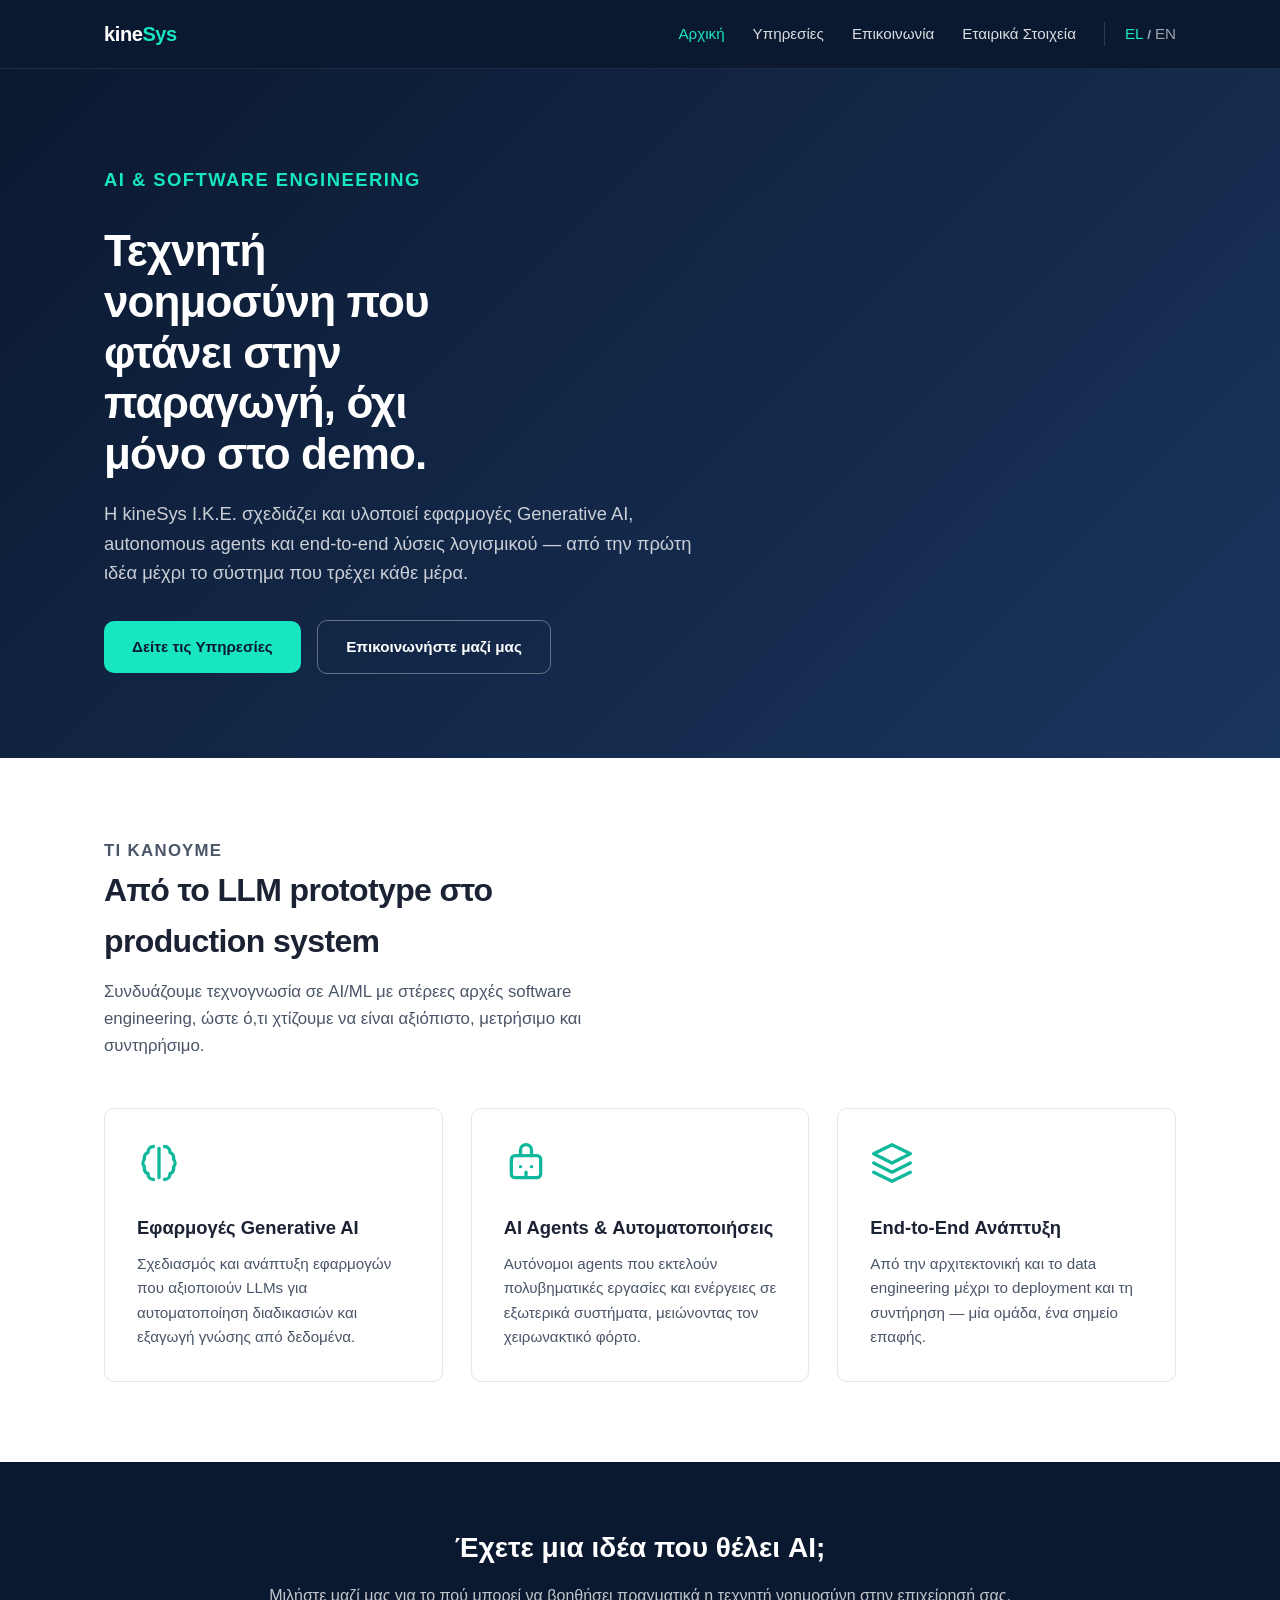
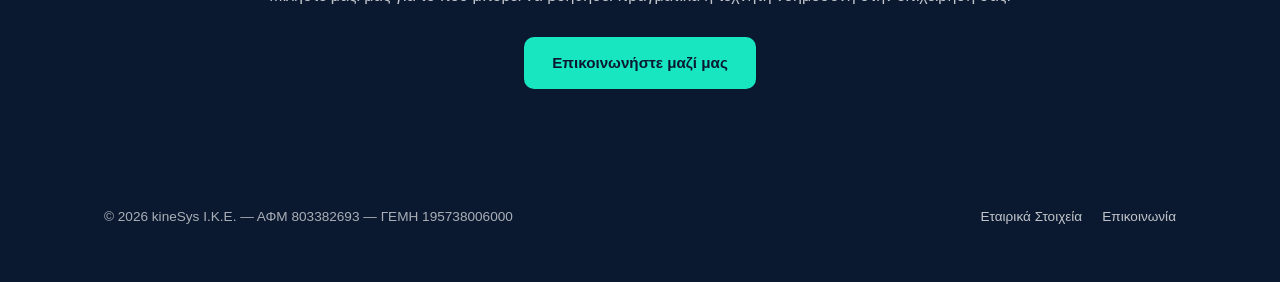
<file: index.html>
<!DOCTYPE html>
<html lang="el">
<head>
<meta charset="UTF-8">
<meta name="viewport" content="width=device-width, initial-scale=1.0">
<title>kineSys Ι.Κ.Ε. — AI &amp; Software Engineering</title>
<meta name="description" content="Η kineSys Ι.Κ.Ε. σχεδιάζει και υλοποιεί λύσεις Generative AI, AI agents και end-to-end λογισμικό, από την ιδέα στην παραγωγή.">
<link rel="icon" href="assets/img/favicon.svg" type="image/svg+xml">
<link rel="stylesheet" href="assets/css/style.css">
</head>
<body>

<header class="site-header">
  <div class="container">
    <a href="index.html" class="brand">kine<span>Sys</span></a>
    <nav class="main-nav" id="main-nav">
      <a href="index.html" class="active">Αρχική</a>
      <a href="ypiresies.html">Υπηρεσίες</a>
      <a href="epikoinonia.html">Επικοινωνία</a>
      <a href="etairika-stoixeia.html">Εταιρικά Στοιχεία</a>
      <span class="lang-switch"><a class="active" href="index.html">EL</a> / <a href="en/index.html">EN</a></span>
    </nav>
    <button class="nav-toggle" aria-label="Άνοιγμα μενού" aria-expanded="false">☰</button>
  </div>
</header>

<section class="hero">
  <div class="container">
    <p class="eyebrow" style="color:#17e6c0;">AI &amp; Software Engineering</p>
    <h1>Τεχνητή νοημοσύνη που φτάνει στην παραγωγή, όχι μόνο στο demo.</h1>
    <p>Η kineSys Ι.Κ.Ε. σχεδιάζει και υλοποιεί εφαρμογές Generative AI, autonomous agents και end-to-end λύσεις λογισμικού — από την πρώτη ιδέα μέχρι το σύστημα που τρέχει κάθε μέρα.</p>
    <a href="ypiresies.html" class="btn btn-accent">Δείτε τις Υπηρεσίες</a>
    <a href="epikoinonia.html" class="btn btn-outline">Επικοινωνήστε μαζί μας</a>
  </div>
</section>

<section class="section">
  <div class="container">
    <div class="section-header">
      <p class="eyebrow">Τι κάνουμε</p>
      <h2>Από το LLM prototype στο production system</h2>
      <p>Συνδυάζουμε τεχνογνωσία σε AI/ML με στέρεες αρχές software engineering, ώστε ό,τι χτίζουμε να είναι αξιόπιστο, μετρήσιμο και συντηρήσιμο.</p>
    </div>
    <div class="grid">

      <div class="card">
        <svg class="icon" viewBox="0 0 24 24" fill="none" stroke="currentColor" stroke-width="1.8" stroke-linecap="round" stroke-linejoin="round"><path d="M9 3a3 3 0 0 0-3 3v.3A3 3 0 0 0 4 9v1a3 3 0 0 0 0 4v1a3 3 0 0 0 2 2.8V18a3 3 0 0 0 3 3"/><path d="M15 3a3 3 0 0 1 3 3v.3A3 3 0 0 1 20 9v1a3 3 0 0 1 0 4v1a3 3 0 0 1-2 2.8V18a3 3 0 0 1-3 3"/><line x1="12" y1="4" x2="12" y2="20"/></svg>
        <h3>Εφαρμογές Generative AI</h3>
        <p>Σχεδιασμός και ανάπτυξη εφαρμογών που αξιοποιούν LLMs για αυτοματοποίηση διαδικασιών και εξαγωγή γνώσης από δεδομένα.</p>
      </div>

      <div class="card">
        <svg class="icon" viewBox="0 0 24 24" fill="none" stroke="currentColor" stroke-width="1.8" stroke-linecap="round" stroke-linejoin="round"><rect x="4" y="8" width="16" height="12" rx="2"/><path d="M9 8V5a3 3 0 0 1 6 0v3"/><line x1="9" y1="14" x2="9" y2="14.01"/><line x1="15" y1="14" x2="15" y2="14.01"/><line x1="12" y1="17" x2="12" y2="20"/></svg>
        <h3>AI Agents &amp; Αυτοματοποιήσεις</h3>
        <p>Αυτόνομοι agents που εκτελούν πολυβηματικές εργασίες και ενέργειες σε εξωτερικά συστήματα, μειώνοντας τον χειρωνακτικό φόρτο.</p>
      </div>

      <div class="card">
        <svg class="icon" viewBox="0 0 24 24" fill="none" stroke="currentColor" stroke-width="1.8" stroke-linecap="round" stroke-linejoin="round"><polygon points="12 2 2 7 12 12 22 7 12 2"/><polyline points="2 17 12 22 22 17"/><polyline points="2 12 12 17 22 12"/></svg>
        <h3>End-to-End Ανάπτυξη</h3>
        <p>Από την αρχιτεκτονική και το data engineering μέχρι το deployment και τη συντήρηση — μία ομάδα, ένα σημείο επαφής.</p>
      </div>

    </div>
  </div>
</section>

<section class="cta-band">
  <div class="container">
    <h2>Έχετε μια ιδέα που θέλει AI;</h2>
    <p>Μιλήστε μαζί μας για το πού μπορεί να βοηθήσει πραγματικά η τεχνητή νοημοσύνη στην επιχείρησή σας.</p>
    <a href="epikoinonia.html" class="btn btn-accent">Επικοινωνήστε μαζί μας</a>
  </div>
</section>

<footer class="site-footer">
  <div class="container">
    <p>&copy; 2026 kineSys Ι.Κ.Ε. — ΑΦΜ 803382693 — ΓΕΜΗ 195738006000</p>
    <div class="footer-links">
      <a href="etairika-stoixeia.html">Εταιρικά Στοιχεία</a>
      <a href="epikoinonia.html">Επικοινωνία</a>
    </div>
  </div>
</footer>

<script src="assets/js/main.js"></script>
</body>
</html>
</file>
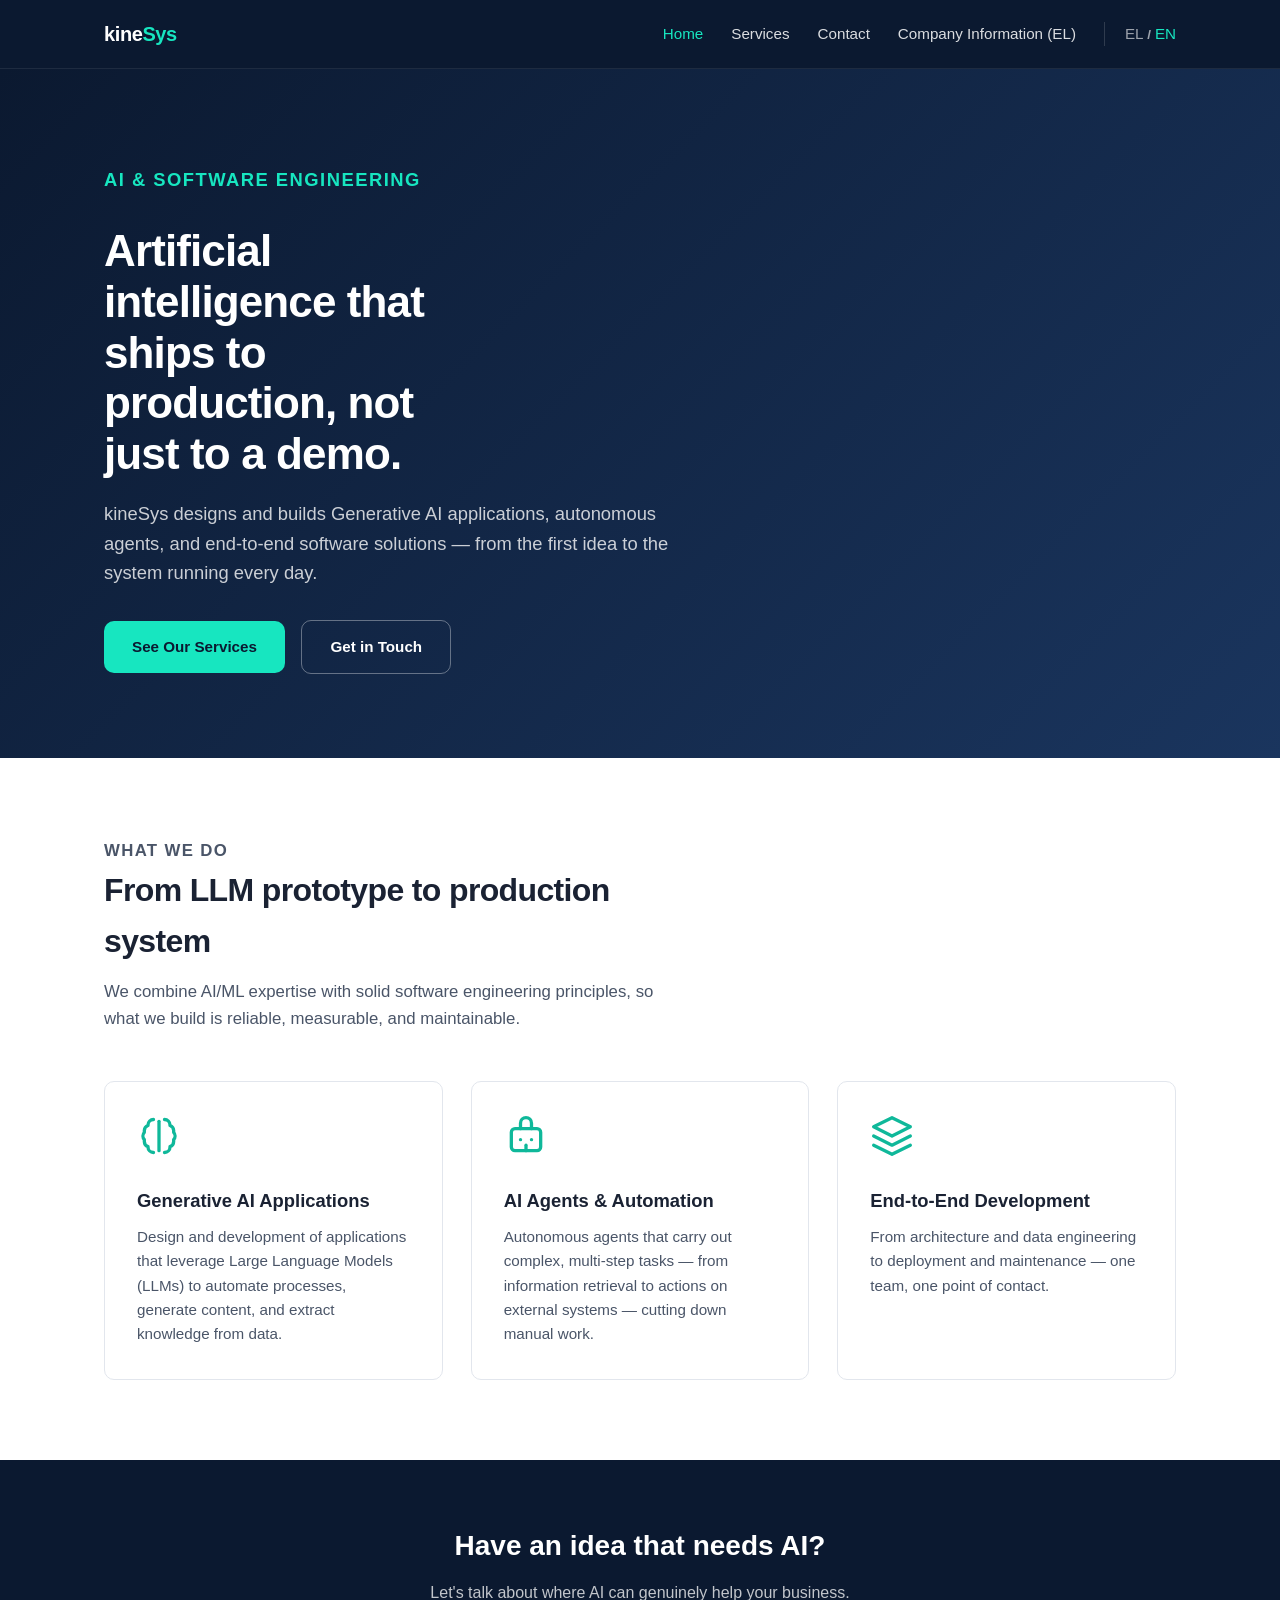
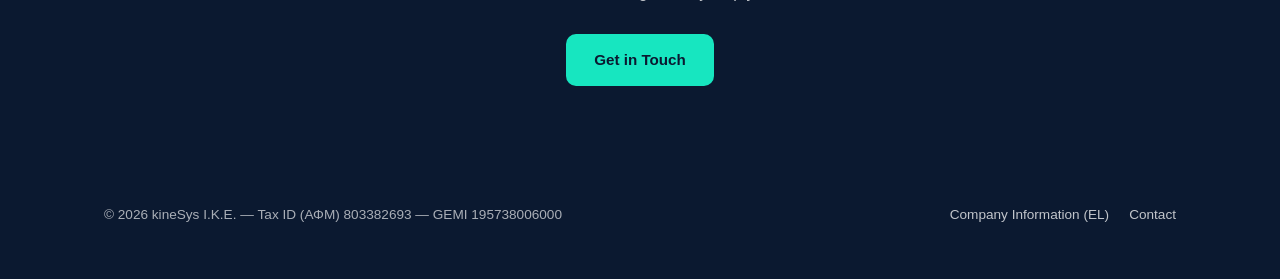
<file: en/index.html>
<!DOCTYPE html>
<html lang="en">
<head>
<meta charset="UTF-8">
<meta name="viewport" content="width=device-width, initial-scale=1.0">
<title>kineSys — AI &amp; Software Engineering</title>
<meta name="description" content="kineSys builds Generative AI applications, AI agents, and end-to-end software solutions, from idea to production.">
<link rel="icon" href="../assets/img/favicon.svg" type="image/svg+xml">
<link rel="stylesheet" href="../assets/css/style.css">
</head>
<body>

<header class="site-header">
  <div class="container">
    <a href="index.html" class="brand">kine<span>Sys</span></a>
    <nav class="main-nav" id="main-nav">
      <a href="index.html" class="active">Home</a>
      <a href="services.html">Services</a>
      <a href="contact.html">Contact</a>
      <a href="../etairika-stoixeia.html">Company Information (EL)</a>
      <span class="lang-switch"><a href="../index.html">EL</a> / <a class="active" href="index.html">EN</a></span>
    </nav>
    <button class="nav-toggle" aria-label="Open menu" aria-expanded="false">☰</button>
  </div>
</header>

<section class="hero">
  <div class="container">
    <p class="eyebrow" style="color:#17e6c0;">AI &amp; Software Engineering</p>
    <h1>Artificial intelligence that ships to production, not just to a demo.</h1>
    <p>kineSys designs and builds Generative AI applications, autonomous agents, and end-to-end software solutions — from the first idea to the system running every day.</p>
    <a href="services.html" class="btn btn-accent">See Our Services</a>
    <a href="contact.html" class="btn btn-outline">Get in Touch</a>
  </div>
</section>

<section class="section">
  <div class="container">
    <div class="section-header">
      <p class="eyebrow">What We Do</p>
      <h2>From LLM prototype to production system</h2>
      <p>We combine AI/ML expertise with solid software engineering principles, so what we build is reliable, measurable, and maintainable.</p>
    </div>
    <div class="grid">

      <div class="card">
        <svg class="icon" viewBox="0 0 24 24" fill="none" stroke="currentColor" stroke-width="1.8" stroke-linecap="round" stroke-linejoin="round"><path d="M9 3a3 3 0 0 0-3 3v.3A3 3 0 0 0 4 9v1a3 3 0 0 0 0 4v1a3 3 0 0 0 2 2.8V18a3 3 0 0 0 3 3"/><path d="M15 3a3 3 0 0 1 3 3v.3A3 3 0 0 1 20 9v1a3 3 0 0 1 0 4v1a3 3 0 0 1-2 2.8V18a3 3 0 0 1-3 3"/><line x1="12" y1="4" x2="12" y2="20"/></svg>
        <h3>Generative AI Applications</h3>
        <p>Design and development of applications that leverage Large Language Models (LLMs) to automate processes, generate content, and extract knowledge from data.</p>
      </div>

      <div class="card">
        <svg class="icon" viewBox="0 0 24 24" fill="none" stroke="currentColor" stroke-width="1.8" stroke-linecap="round" stroke-linejoin="round"><rect x="4" y="8" width="16" height="12" rx="2"/><path d="M9 8V5a3 3 0 0 1 6 0v3"/><line x1="9" y1="14" x2="9" y2="14.01"/><line x1="15" y1="14" x2="15" y2="14.01"/><line x1="12" y1="17" x2="12" y2="20"/></svg>
        <h3>AI Agents &amp; Automation</h3>
        <p>Autonomous agents that carry out complex, multi-step tasks — from information retrieval to actions on external systems — cutting down manual work.</p>
      </div>

      <div class="card">
        <svg class="icon" viewBox="0 0 24 24" fill="none" stroke="currentColor" stroke-width="1.8" stroke-linecap="round" stroke-linejoin="round"><polygon points="12 2 2 7 12 12 22 7 12 2"/><polyline points="2 17 12 22 22 17"/><polyline points="2 12 12 17 22 12"/></svg>
        <h3>End-to-End Development</h3>
        <p>From architecture and data engineering to deployment and maintenance — one team, one point of contact.</p>
      </div>

    </div>
  </div>
</section>

<section class="cta-band">
  <div class="container">
    <h2>Have an idea that needs AI?</h2>
    <p>Let's talk about where AI can genuinely help your business.</p>
    <a href="contact.html" class="btn btn-accent">Get in Touch</a>
  </div>
</section>

<footer class="site-footer">
  <div class="container">
    <p>&copy; 2026 kineSys Ι.Κ.Ε. — Tax ID (ΑΦΜ) 803382693 — GEMI 195738006000</p>
    <div class="footer-links">
      <a href="../etairika-stoixeia.html">Company Information (EL)</a>
      <a href="contact.html">Contact</a>
    </div>
  </div>
</footer>

<script src="../assets/js/main.js"></script>
</body>
</html>
</file>
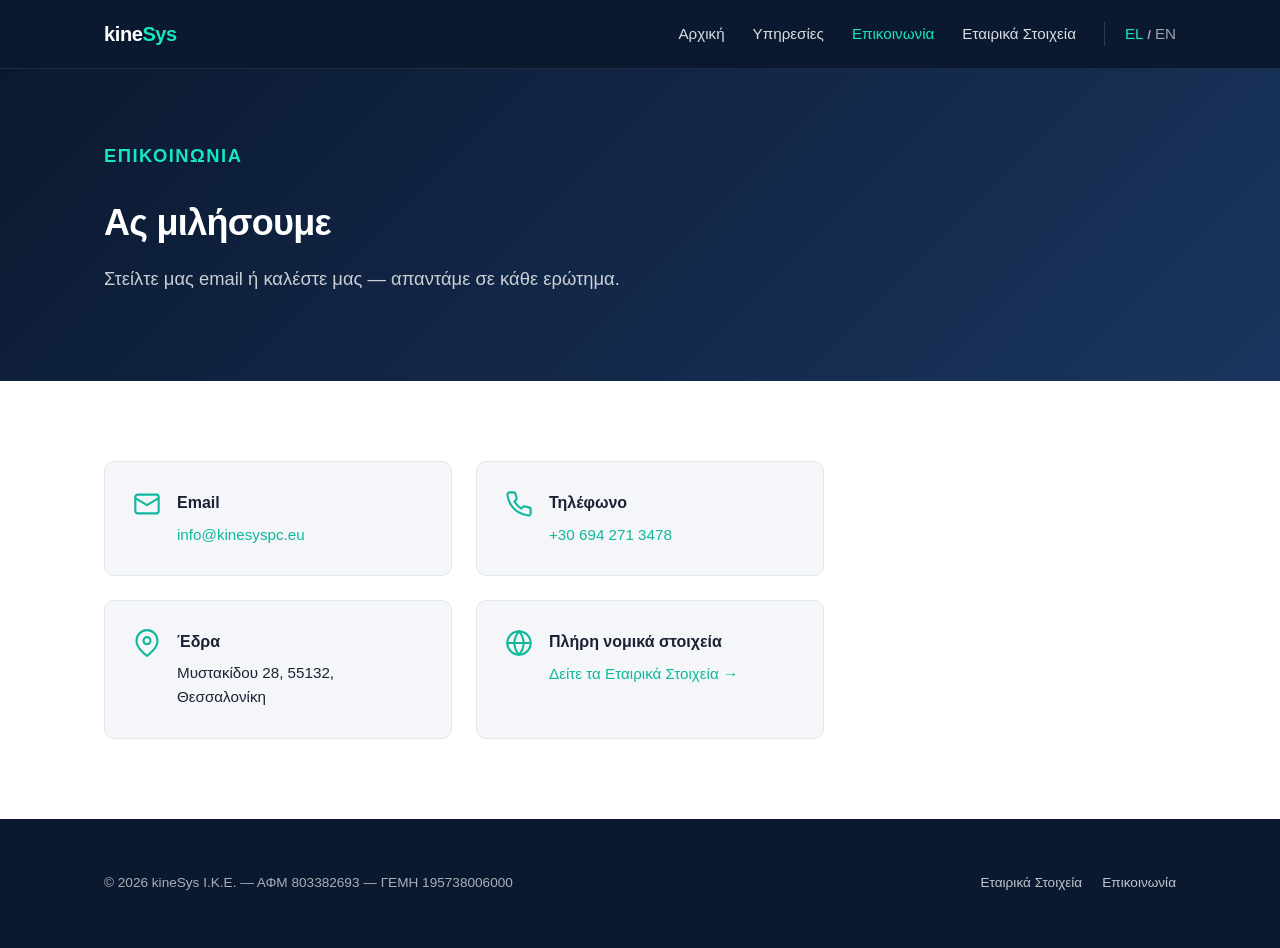
<file: epikoinonia.html>
<!DOCTYPE html>
<html lang="el">
<head>
<meta charset="UTF-8">
<meta name="viewport" content="width=device-width, initial-scale=1.0">
<title>Επικοινωνία — kineSys Ι.Κ.Ε.</title>
<meta name="description" content="Επικοινωνήστε με την kineSys Ι.Κ.Ε. για AI και software engineering λύσεις.">
<link rel="icon" href="assets/img/favicon.svg" type="image/svg+xml">
<link rel="stylesheet" href="assets/css/style.css">
</head>
<body>

<header class="site-header">
  <div class="container">
    <a href="index.html" class="brand">kine<span>Sys</span></a>
    <nav class="main-nav" id="main-nav">
      <a href="index.html">Αρχική</a>
      <a href="ypiresies.html">Υπηρεσίες</a>
      <a href="epikoinonia.html" class="active">Επικοινωνία</a>
      <a href="etairika-stoixeia.html">Εταιρικά Στοιχεία</a>
      <span class="lang-switch"><a class="active" href="epikoinonia.html">EL</a> / <a href="en/contact.html">EN</a></span>
    </nav>
    <button class="nav-toggle" aria-label="Άνοιγμα μενού" aria-expanded="false">☰</button>
  </div>
</header>

<section class="hero" style="padding:72px 0 56px;">
  <div class="container">
    <p class="eyebrow" style="color:#17e6c0;">Επικοινωνία</p>
    <h1 style="font-size:2.25rem;">Ας μιλήσουμε</h1>
    <p>Στείλτε μας email ή καλέστε μας — απαντάμε σε κάθε ερώτημα.</p>
  </div>
</section>

<section class="section">
  <div class="container">
    <div class="contact-grid">

      <div class="contact-card">
        <svg class="icon" viewBox="0 0 24 24" fill="none" stroke="currentColor" stroke-width="1.8" stroke-linecap="round" stroke-linejoin="round"><rect x="2" y="4" width="20" height="16" rx="2"/><path d="m2 7 10 6 10-6"/></svg>
        <div>
          <h3>Email</h3>
          <a href="mailto:info@kinesyspc.eu">info@kinesyspc.eu</a>
        </div>
      </div>

      <div class="contact-card">
        <svg class="icon" viewBox="0 0 24 24" fill="none" stroke="currentColor" stroke-width="1.8" stroke-linecap="round" stroke-linejoin="round"><path d="M22 16.92v3a2 2 0 0 1-2.18 2 19.79 19.79 0 0 1-8.63-3.07 19.5 19.5 0 0 1-6-6 19.79 19.79 0 0 1-3.07-8.67A2 2 0 0 1 4.11 2h3a2 2 0 0 1 2 1.72c.127.96.362 1.903.7 2.81a2 2 0 0 1-.45 2.11L8.09 9.91a16 16 0 0 0 6 6l1.27-1.27a2 2 0 0 1 2.11-.45c.907.338 1.85.573 2.81.7A2 2 0 0 1 22 16.92z"/></svg>
        <div>
          <h3>Τηλέφωνο</h3>
          <a href="tel:+306942713478">+30 694 271 3478</a>
        </div>
      </div>

      <div class="contact-card">
        <svg class="icon" viewBox="0 0 24 24" fill="none" stroke="currentColor" stroke-width="1.8" stroke-linecap="round" stroke-linejoin="round"><path d="M21 10c0 7-9 13-9 13s-9-6-9-13a9 9 0 0 1 18 0z"/><circle cx="12" cy="10" r="3"/></svg>
        <div>
          <h3>Έδρα</h3>
          <p>Μυστακίδου 28, 55132, Θεσσαλονίκη</p>
        </div>
      </div>

      <div class="contact-card">
        <svg class="icon" viewBox="0 0 24 24" fill="none" stroke="currentColor" stroke-width="1.8" stroke-linecap="round" stroke-linejoin="round"><circle cx="12" cy="12" r="10"/><line x1="2" y1="12" x2="22" y2="12"/><path d="M12 2a15.3 15.3 0 0 1 4 10 15.3 15.3 0 0 1-4 10 15.3 15.3 0 0 1-4-10 15.3 15.3 0 0 1 4-10z"/></svg>
        <div>
          <h3>Πλήρη νομικά στοιχεία</h3>
          <a href="etairika-stoixeia.html">Δείτε τα Εταιρικά Στοιχεία →</a>
        </div>
      </div>

    </div>
  </div>
</section>

<footer class="site-footer">
  <div class="container">
    <p>&copy; 2026 kineSys Ι.Κ.Ε. — ΑΦΜ 803382693 — ΓΕΜΗ 195738006000</p>
    <div class="footer-links">
      <a href="etairika-stoixeia.html">Εταιρικά Στοιχεία</a>
      <a href="epikoinonia.html">Επικοινωνία</a>
    </div>
  </div>
</footer>

<script src="assets/js/main.js"></script>
</body>
</html>
</file>
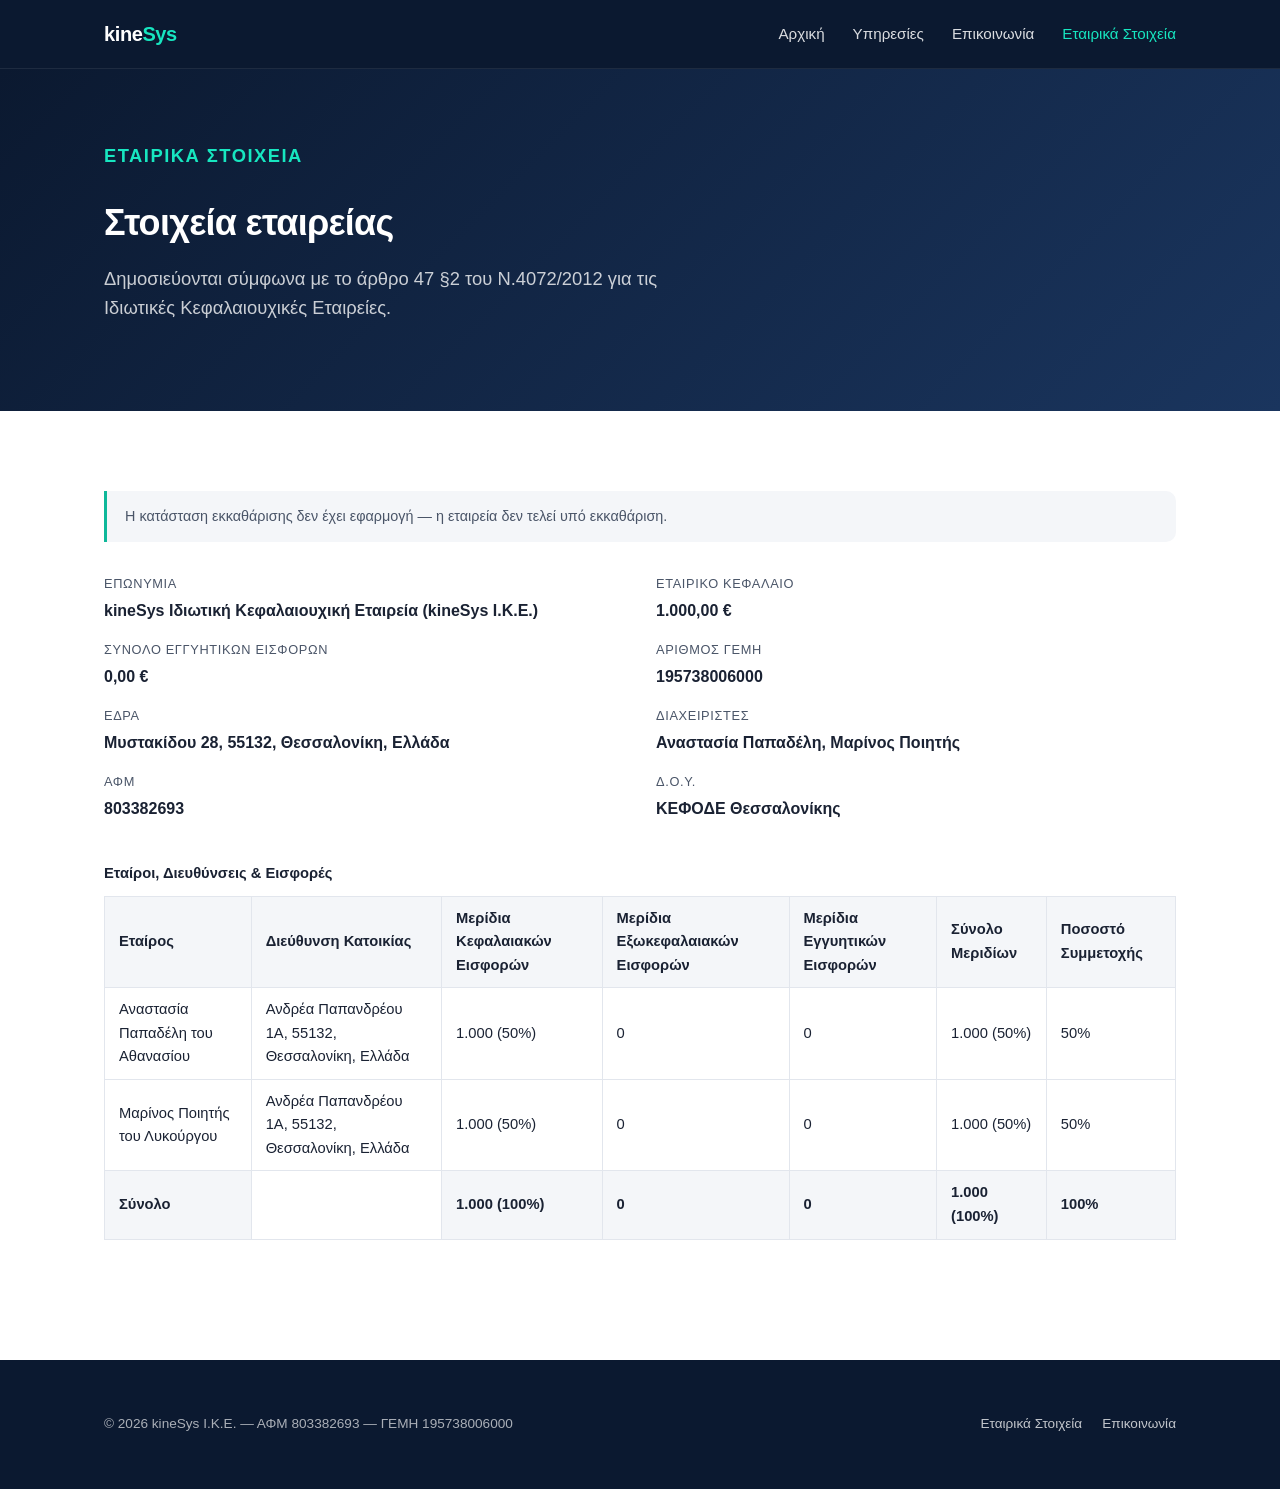
<file: etairika-stoixeia.html>
<!DOCTYPE html>
<html lang="el">
<head>
<meta charset="UTF-8">
<meta name="viewport" content="width=device-width, initial-scale=1.0">
<title>Εταιρικά Στοιχεία — kineSys Ι.Κ.Ε.</title>
<meta name="description" content="Υποχρεωτικά εταιρικά στοιχεία της kineSys Ι.Κ.Ε. σύμφωνα με το άρθρο 47 §2 του Ν.4072/2012.">
<link rel="icon" href="assets/img/favicon.svg" type="image/svg+xml">
<link rel="stylesheet" href="assets/css/style.css">
</head>
<body>

<header class="site-header">
  <div class="container">
    <a href="index.html" class="brand">kine<span>Sys</span></a>
    <nav class="main-nav" id="main-nav">
      <a href="index.html">Αρχική</a>
      <a href="ypiresies.html">Υπηρεσίες</a>
      <a href="epikoinonia.html">Επικοινωνία</a>
      <a href="etairika-stoixeia.html" class="active">Εταιρικά Στοιχεία</a>
    </nav>
    <button class="nav-toggle" aria-label="Άνοιγμα μενού" aria-expanded="false">☰</button>
  </div>
</header>

<section class="hero" style="padding:72px 0 56px;">
  <div class="container">
    <p class="eyebrow" style="color:#17e6c0;">Εταιρικά Στοιχεία</p>
    <h1 style="font-size:2.25rem;">Στοιχεία εταιρείας</h1>
    <p>Δημοσιεύονται σύμφωνα με το άρθρο 47 §2 του Ν.4072/2012 για τις Ιδιωτικές Κεφαλαιουχικές Εταιρείες.</p>
  </div>
</section>

<section class="section">
  <div class="container">

    <p class="notice">Η κατάσταση εκκαθάρισης δεν έχει εφαρμογή — η εταιρεία δεν τελεί υπό εκκαθάριση.</p>

    <dl class="legal-list">
      <div>
        <dt>Επωνυμία</dt>
        <dd>kineSys Ιδιωτική Κεφαλαιουχική Εταιρεία (kineSys Ι.Κ.Ε.)</dd>
      </div>
      <div>
        <dt>Εταιρικό Κεφάλαιο</dt>
        <dd>1.000,00 €</dd>
      </div>
      <div>
        <dt>Σύνολο Εγγυητικών Εισφορών</dt>
        <dd>0,00 €</dd>
      </div>
      <div>
        <dt>Αριθμός ΓΕΜΗ</dt>
        <dd>195738006000</dd>
      </div>
      <div>
        <dt>Έδρα</dt>
        <dd>Μυστακίδου 28, 55132, Θεσσαλονίκη, Ελλάδα</dd>
      </div>
      <div>
        <dt>Διαχειριστές</dt>
        <dd>Αναστασία Παπαδέλη, Μαρίνος Ποιητής</dd>
      </div>
      <div>
        <dt>ΑΦΜ</dt>
        <dd>803382693</dd>
      </div>
      <div>
        <dt>Δ.Ο.Υ.</dt>
        <dd>ΚΕΦΟΔΕ Θεσσαλονίκης</dd>
      </div>
    </dl>

    <table class="legal-table">
      <caption>Εταίροι, Διευθύνσεις &amp; Εισφορές</caption>
      <thead>
        <tr>
          <th>Εταίρος</th>
          <th>Διεύθυνση Κατοικίας</th>
          <th>Μερίδια Κεφαλαιακών Εισφορών</th>
          <th>Μερίδια Εξωκεφαλαιακών Εισφορών</th>
          <th>Μερίδια Εγγυητικών Εισφορών</th>
          <th>Σύνολο Μεριδίων</th>
          <th>Ποσοστό Συμμετοχής</th>
        </tr>
      </thead>
      <tbody>
        <tr>
          <td>Αναστασία Παπαδέλη του Αθανασίου</td>
          <td>Ανδρέα Παπανδρέου 1Α, 55132, Θεσσαλονίκη, Ελλάδα</td>
          <td>1.000 (50%)</td>
          <td>0</td>
          <td>0</td>
          <td>1.000 (50%)</td>
          <td>50%</td>
        </tr>
        <tr>
          <td>Μαρίνος Ποιητής του Λυκούργου</td>
          <td>Ανδρέα Παπανδρέου 1Α, 55132, Θεσσαλονίκη, Ελλάδα</td>
          <td>1.000 (50%)</td>
          <td>0</td>
          <td>0</td>
          <td>1.000 (50%)</td>
          <td>50%</td>
        </tr>
        <tr>
          <th>Σύνολο</th>
          <td></td>
          <th>1.000 (100%)</th>
          <th>0</th>
          <th>0</th>
          <th>1.000 (100%)</th>
          <th>100%</th>
        </tr>
      </tbody>
    </table>

  </div>
</section>

<footer class="site-footer">
  <div class="container">
    <p>&copy; 2026 kineSys Ι.Κ.Ε. — ΑΦΜ 803382693 — ΓΕΜΗ 195738006000</p>
    <div class="footer-links">
      <a href="etairika-stoixeia.html">Εταιρικά Στοιχεία</a>
      <a href="epikoinonia.html">Επικοινωνία</a>
    </div>
  </div>
</footer>

<script src="assets/js/main.js"></script>
</body>
</html>
</file>
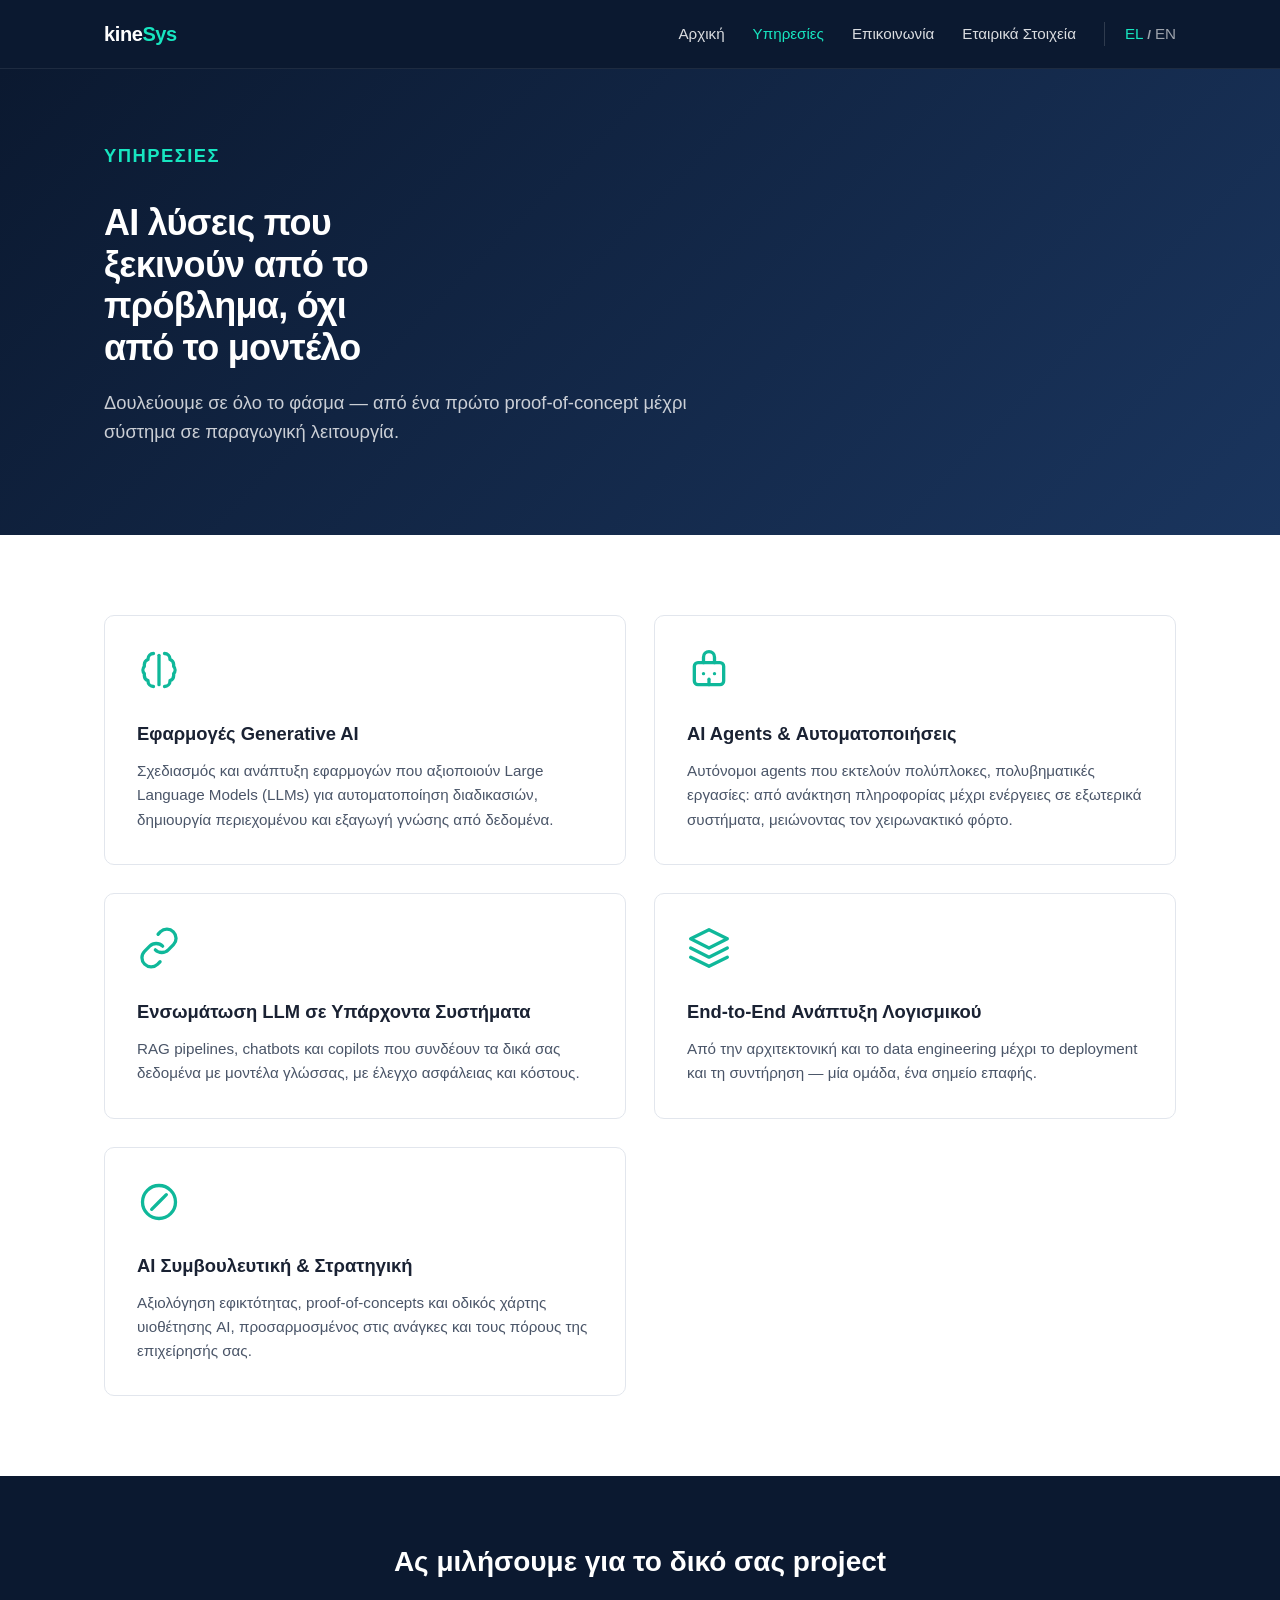
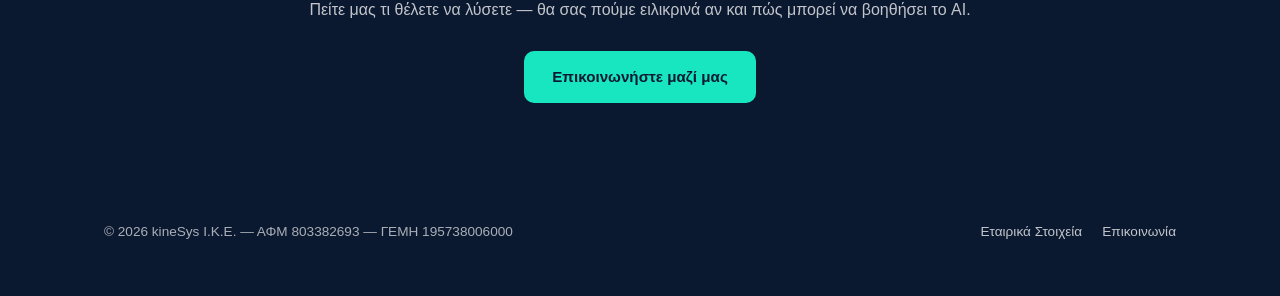
<file: ypiresies.html>
<!DOCTYPE html>
<html lang="el">
<head>
<meta charset="UTF-8">
<meta name="viewport" content="width=device-width, initial-scale=1.0">
<title>Υπηρεσίες — kineSys Ι.Κ.Ε.</title>
<meta name="description" content="Generative AI εφαρμογές, AI agents, ενσωμάτωση LLM, end-to-end ανάπτυξη λογισμικού και AI συμβουλευτική από την kineSys Ι.Κ.Ε.">
<link rel="icon" href="assets/img/favicon.svg" type="image/svg+xml">
<link rel="stylesheet" href="assets/css/style.css">
</head>
<body>

<header class="site-header">
  <div class="container">
    <a href="index.html" class="brand">kine<span>Sys</span></a>
    <nav class="main-nav" id="main-nav">
      <a href="index.html">Αρχική</a>
      <a href="ypiresies.html" class="active">Υπηρεσίες</a>
      <a href="epikoinonia.html">Επικοινωνία</a>
      <a href="etairika-stoixeia.html">Εταιρικά Στοιχεία</a>
      <span class="lang-switch"><a class="active" href="ypiresies.html">EL</a> / <a href="en/services.html">EN</a></span>
    </nav>
    <button class="nav-toggle" aria-label="Άνοιγμα μενού" aria-expanded="false">☰</button>
  </div>
</header>

<section class="hero" style="padding:72px 0 56px;">
  <div class="container">
    <p class="eyebrow" style="color:#17e6c0;">Υπηρεσίες</p>
    <h1 style="font-size:2.25rem;">AI λύσεις που ξεκινούν από το πρόβλημα, όχι από το μοντέλο</h1>
    <p>Δουλεύουμε σε όλο το φάσμα — από ένα πρώτο proof-of-concept μέχρι σύστημα σε παραγωγική λειτουργία.</p>
  </div>
</section>

<section class="section">
  <div class="container">
    <div class="grid" style="grid-template-columns: repeat(2, 1fr);">

      <div class="card">
        <svg class="icon" viewBox="0 0 24 24" fill="none" stroke="currentColor" stroke-width="1.8" stroke-linecap="round" stroke-linejoin="round"><path d="M9 3a3 3 0 0 0-3 3v.3A3 3 0 0 0 4 9v1a3 3 0 0 0 0 4v1a3 3 0 0 0 2 2.8V18a3 3 0 0 0 3 3"/><path d="M15 3a3 3 0 0 1 3 3v.3A3 3 0 0 1 20 9v1a3 3 0 0 1 0 4v1a3 3 0 0 1-2 2.8V18a3 3 0 0 1-3 3"/><line x1="12" y1="4" x2="12" y2="20"/></svg>
        <h3>Εφαρμογές Generative AI</h3>
        <p>Σχεδιασμός και ανάπτυξη εφαρμογών που αξιοποιούν Large Language Models (LLMs) για αυτοματοποίηση διαδικασιών, δημιουργία περιεχομένου και εξαγωγή γνώσης από δεδομένα.</p>
      </div>

      <div class="card">
        <svg class="icon" viewBox="0 0 24 24" fill="none" stroke="currentColor" stroke-width="1.8" stroke-linecap="round" stroke-linejoin="round"><rect x="4" y="8" width="16" height="12" rx="2"/><path d="M9 8V5a3 3 0 0 1 6 0v3"/><line x1="9" y1="14" x2="9" y2="14.01"/><line x1="15" y1="14" x2="15" y2="14.01"/><line x1="12" y1="17" x2="12" y2="20"/></svg>
        <h3>AI Agents &amp; Αυτοματοποιήσεις</h3>
        <p>Αυτόνομοι agents που εκτελούν πολύπλοκες, πολυβηματικές εργασίες: από ανάκτηση πληροφορίας μέχρι ενέργειες σε εξωτερικά συστήματα, μειώνοντας τον χειρωνακτικό φόρτο.</p>
      </div>

      <div class="card">
        <svg class="icon" viewBox="0 0 24 24" fill="none" stroke="currentColor" stroke-width="1.8" stroke-linecap="round" stroke-linejoin="round"><path d="M10 13a5 5 0 0 0 7.07 0l2.83-2.83a5 5 0 0 0-7.07-7.07L11.5 4.5"/><path d="M14 11a5 5 0 0 0-7.07 0L4.1 13.83a5 5 0 0 0 7.07 7.07l1.41-1.41"/></svg>
        <h3>Ενσωμάτωση LLM σε Υπάρχοντα Συστήματα</h3>
        <p>RAG pipelines, chatbots και copilots που συνδέουν τα δικά σας δεδομένα με μοντέλα γλώσσας, με έλεγχο ασφάλειας και κόστους.</p>
      </div>

      <div class="card">
        <svg class="icon" viewBox="0 0 24 24" fill="none" stroke="currentColor" stroke-width="1.8" stroke-linecap="round" stroke-linejoin="round"><polygon points="12 2 2 7 12 12 22 7 12 2"/><polyline points="2 17 12 22 22 17"/><polyline points="2 12 12 17 22 12"/></svg>
        <h3>End-to-End Ανάπτυξη Λογισμικού</h3>
        <p>Από την αρχιτεκτονική και το data engineering μέχρι το deployment και τη συντήρηση — μία ομάδα, ένα σημείο επαφής.</p>
      </div>

      <div class="card">
        <svg class="icon" viewBox="0 0 24 24" fill="none" stroke="currentColor" stroke-width="1.8" stroke-linecap="round" stroke-linejoin="round"><circle cx="12" cy="12" r="9"/><polygon points="16 8 12 12 8 16 12 12 16 8"/></svg>
        <h3>AI Συμβουλευτική &amp; Στρατηγική</h3>
        <p>Αξιολόγηση εφικτότητας, proof-of-concepts και οδικός χάρτης υιοθέτησης AI, προσαρμοσμένος στις ανάγκες και τους πόρους της επιχείρησής σας.</p>
      </div>

    </div>
  </div>
</section>

<section class="cta-band">
  <div class="container">
    <h2>Ας μιλήσουμε για το δικό σας project</h2>
    <p>Πείτε μας τι θέλετε να λύσετε — θα σας πούμε ειλικρινά αν και πώς μπορεί να βοηθήσει το AI.</p>
    <a href="epikoinonia.html" class="btn btn-accent">Επικοινωνήστε μαζί μας</a>
  </div>
</section>

<footer class="site-footer">
  <div class="container">
    <p>&copy; 2026 kineSys Ι.Κ.Ε. — ΑΦΜ 803382693 — ΓΕΜΗ 195738006000</p>
    <div class="footer-links">
      <a href="etairika-stoixeia.html">Εταιρικά Στοιχεία</a>
      <a href="epikoinonia.html">Επικοινωνία</a>
    </div>
  </div>
</footer>

<script src="assets/js/main.js"></script>
</body>
</html>
</file>
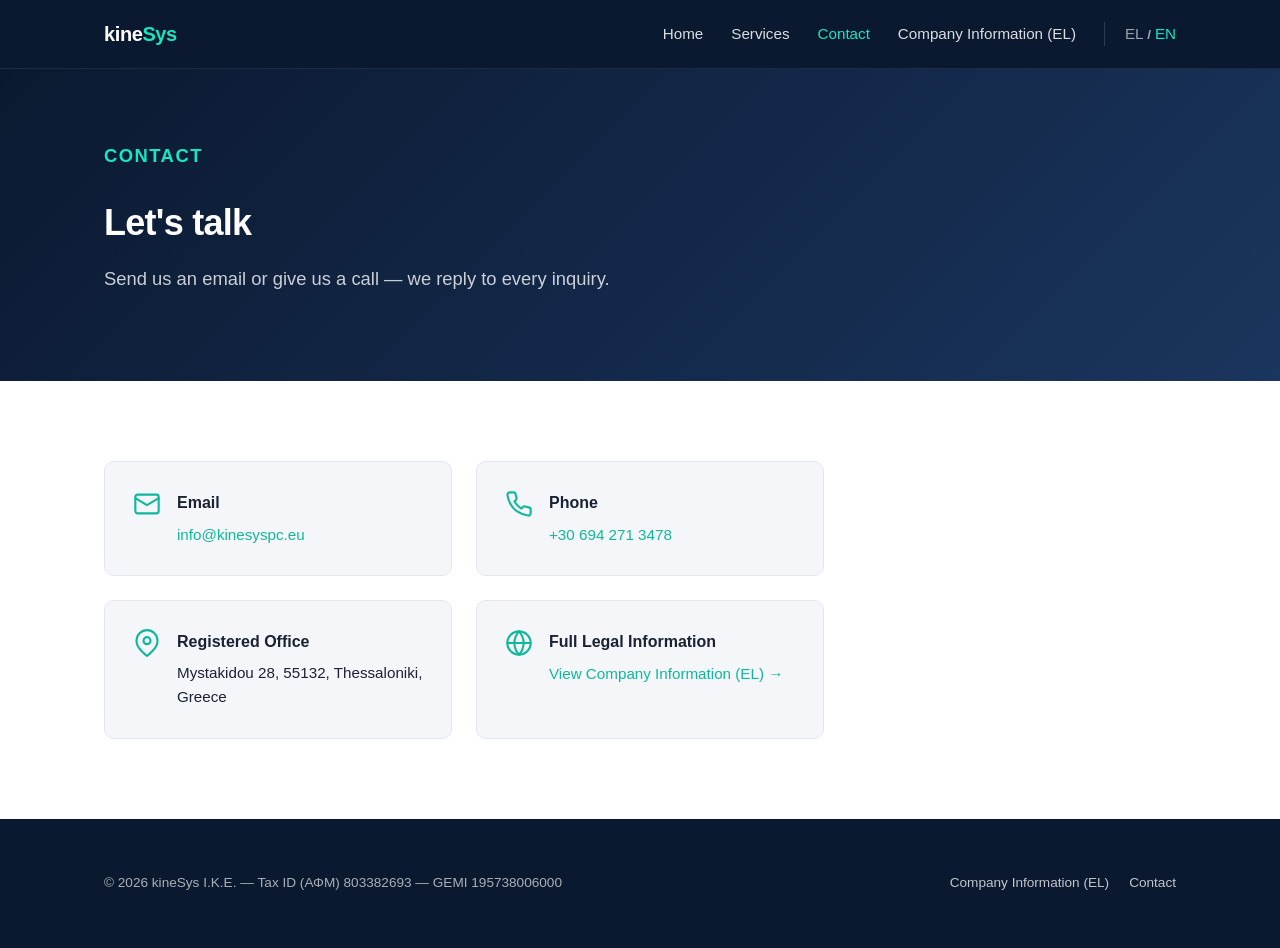
<file: en/contact.html>
<!DOCTYPE html>
<html lang="en">
<head>
<meta charset="UTF-8">
<meta name="viewport" content="width=device-width, initial-scale=1.0">
<title>Contact — kineSys</title>
<meta name="description" content="Get in touch with kineSys for AI and software engineering solutions.">
<link rel="icon" href="../assets/img/favicon.svg" type="image/svg+xml">
<link rel="stylesheet" href="../assets/css/style.css">
</head>
<body>

<header class="site-header">
  <div class="container">
    <a href="index.html" class="brand">kine<span>Sys</span></a>
    <nav class="main-nav" id="main-nav">
      <a href="index.html">Home</a>
      <a href="services.html">Services</a>
      <a href="contact.html" class="active">Contact</a>
      <a href="../etairika-stoixeia.html">Company Information (EL)</a>
      <span class="lang-switch"><a href="../epikoinonia.html">EL</a> / <a class="active" href="contact.html">EN</a></span>
    </nav>
    <button class="nav-toggle" aria-label="Open menu" aria-expanded="false">☰</button>
  </div>
</header>

<section class="hero" style="padding:72px 0 56px;">
  <div class="container">
    <p class="eyebrow" style="color:#17e6c0;">Contact</p>
    <h1 style="font-size:2.25rem;">Let's talk</h1>
    <p>Send us an email or give us a call — we reply to every inquiry.</p>
  </div>
</section>

<section class="section">
  <div class="container">
    <div class="contact-grid">

      <div class="contact-card">
        <svg class="icon" viewBox="0 0 24 24" fill="none" stroke="currentColor" stroke-width="1.8" stroke-linecap="round" stroke-linejoin="round"><rect x="2" y="4" width="20" height="16" rx="2"/><path d="m2 7 10 6 10-6"/></svg>
        <div>
          <h3>Email</h3>
          <a href="mailto:info@kinesyspc.eu">info@kinesyspc.eu</a>
        </div>
      </div>

      <div class="contact-card">
        <svg class="icon" viewBox="0 0 24 24" fill="none" stroke="currentColor" stroke-width="1.8" stroke-linecap="round" stroke-linejoin="round"><path d="M22 16.92v3a2 2 0 0 1-2.18 2 19.79 19.79 0 0 1-8.63-3.07 19.5 19.5 0 0 1-6-6 19.79 19.79 0 0 1-3.07-8.67A2 2 0 0 1 4.11 2h3a2 2 0 0 1 2 1.72c.127.96.362 1.903.7 2.81a2 2 0 0 1-.45 2.11L8.09 9.91a16 16 0 0 0 6 6l1.27-1.27a2 2 0 0 1 2.11-.45c.907.338 1.85.573 2.81.7A2 2 0 0 1 22 16.92z"/></svg>
        <div>
          <h3>Phone</h3>
          <a href="tel:+306942713478">+30 694 271 3478</a>
        </div>
      </div>

      <div class="contact-card">
        <svg class="icon" viewBox="0 0 24 24" fill="none" stroke="currentColor" stroke-width="1.8" stroke-linecap="round" stroke-linejoin="round"><path d="M21 10c0 7-9 13-9 13s-9-6-9-13a9 9 0 0 1 18 0z"/><circle cx="12" cy="10" r="3"/></svg>
        <div>
          <h3>Registered Office</h3>
          <p>Mystakidou 28, 55132, Thessaloniki, Greece</p>
        </div>
      </div>

      <div class="contact-card">
        <svg class="icon" viewBox="0 0 24 24" fill="none" stroke="currentColor" stroke-width="1.8" stroke-linecap="round" stroke-linejoin="round"><circle cx="12" cy="12" r="10"/><line x1="2" y1="12" x2="22" y2="12"/><path d="M12 2a15.3 15.3 0 0 1 4 10 15.3 15.3 0 0 1-4 10 15.3 15.3 0 0 1-4-10 15.3 15.3 0 0 1 4-10z"/></svg>
        <div>
          <h3>Full Legal Information</h3>
          <a href="../etairika-stoixeia.html">View Company Information (EL) →</a>
        </div>
      </div>

    </div>
  </div>
</section>

<footer class="site-footer">
  <div class="container">
    <p>&copy; 2026 kineSys Ι.Κ.Ε. — Tax ID (ΑΦΜ) 803382693 — GEMI 195738006000</p>
    <div class="footer-links">
      <a href="../etairika-stoixeia.html">Company Information (EL)</a>
      <a href="contact.html">Contact</a>
    </div>
  </div>
</footer>

<script src="../assets/js/main.js"></script>
</body>
</html>
</file>
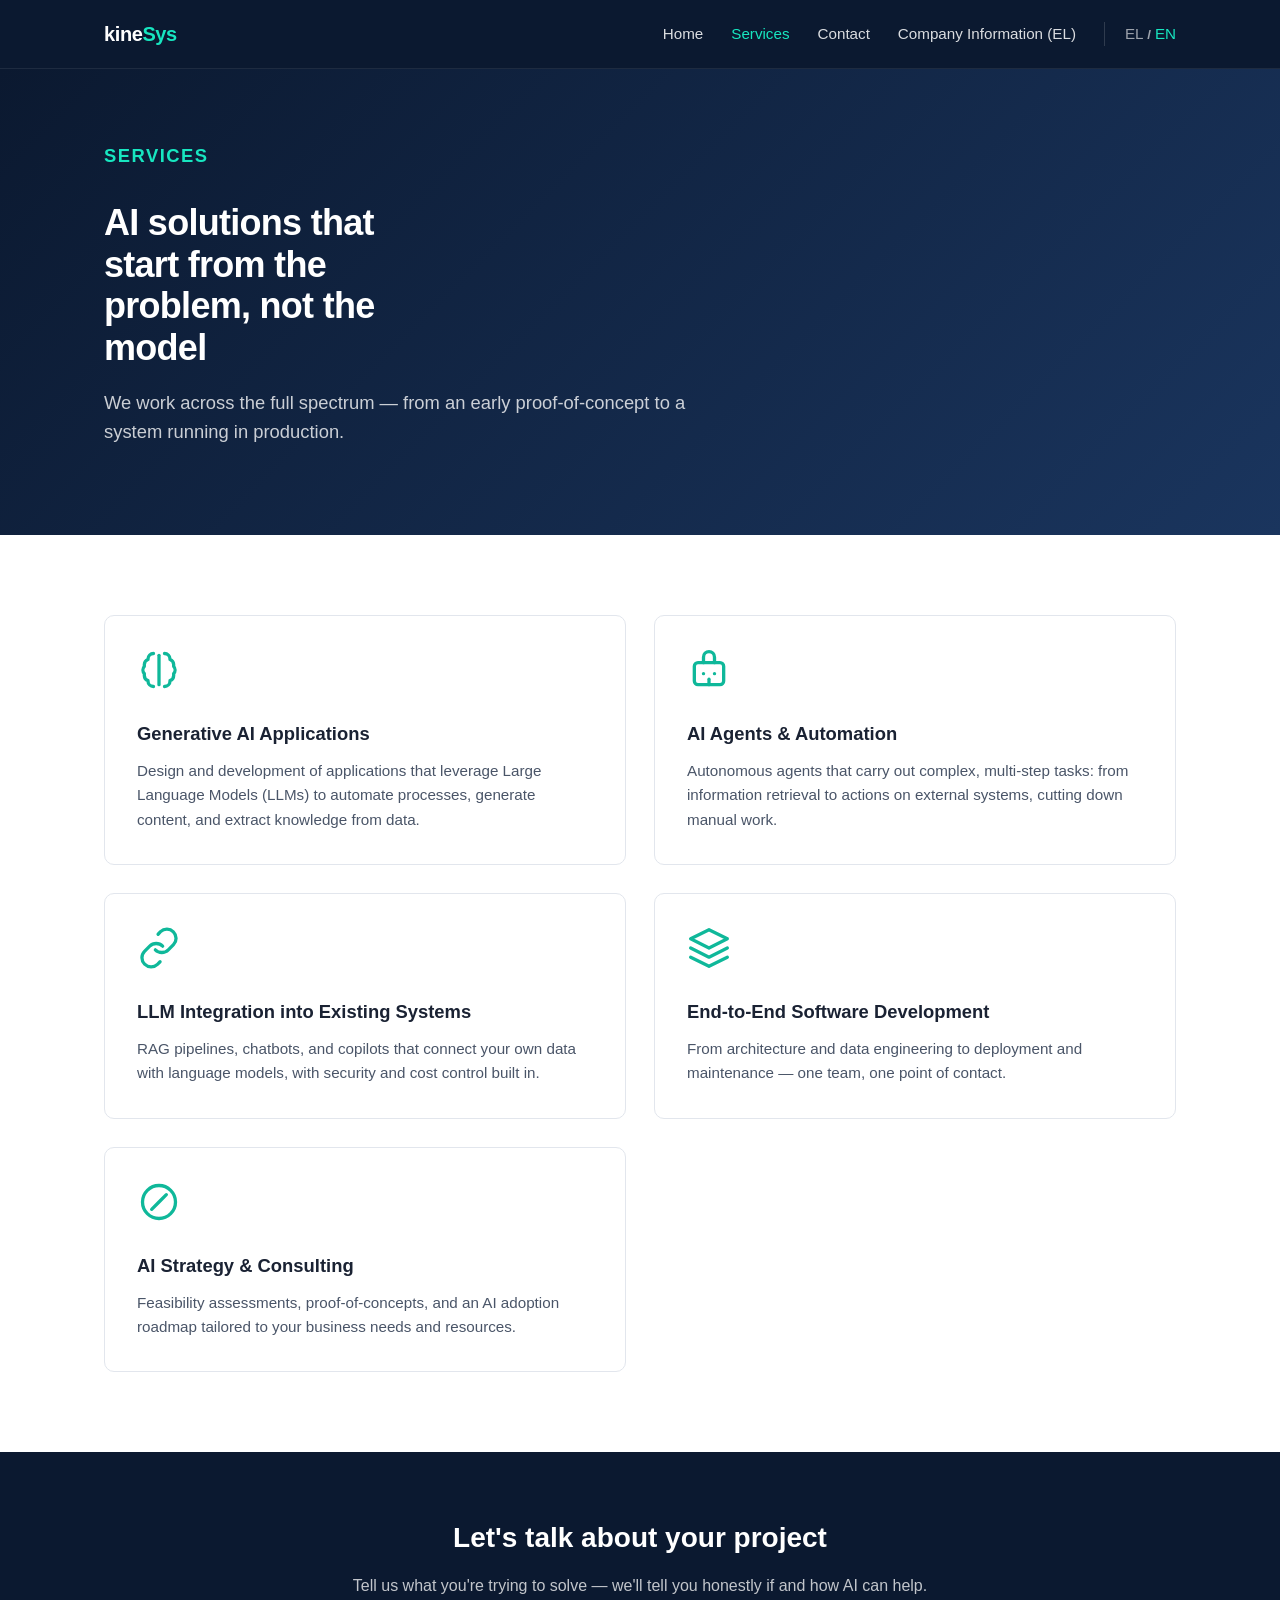
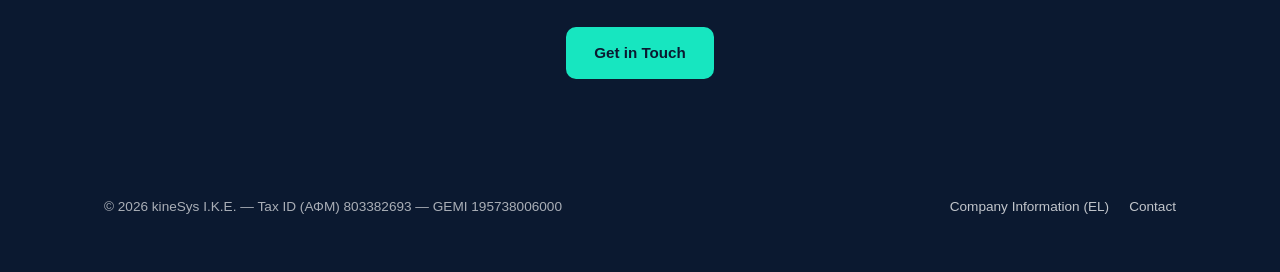
<file: en/services.html>
<!DOCTYPE html>
<html lang="en">
<head>
<meta charset="UTF-8">
<meta name="viewport" content="width=device-width, initial-scale=1.0">
<title>Services — kineSys</title>
<meta name="description" content="Generative AI applications, AI agents, LLM integration, end-to-end software development, and AI strategy consulting from kineSys.">
<link rel="icon" href="../assets/img/favicon.svg" type="image/svg+xml">
<link rel="stylesheet" href="../assets/css/style.css">
</head>
<body>

<header class="site-header">
  <div class="container">
    <a href="index.html" class="brand">kine<span>Sys</span></a>
    <nav class="main-nav" id="main-nav">
      <a href="index.html">Home</a>
      <a href="services.html" class="active">Services</a>
      <a href="contact.html">Contact</a>
      <a href="../etairika-stoixeia.html">Company Information (EL)</a>
      <span class="lang-switch"><a href="../ypiresies.html">EL</a> / <a class="active" href="services.html">EN</a></span>
    </nav>
    <button class="nav-toggle" aria-label="Open menu" aria-expanded="false">☰</button>
  </div>
</header>

<section class="hero" style="padding:72px 0 56px;">
  <div class="container">
    <p class="eyebrow" style="color:#17e6c0;">Services</p>
    <h1 style="font-size:2.25rem;">AI solutions that start from the problem, not the model</h1>
    <p>We work across the full spectrum — from an early proof-of-concept to a system running in production.</p>
  </div>
</section>

<section class="section">
  <div class="container">
    <div class="grid" style="grid-template-columns: repeat(2, 1fr);">

      <div class="card">
        <svg class="icon" viewBox="0 0 24 24" fill="none" stroke="currentColor" stroke-width="1.8" stroke-linecap="round" stroke-linejoin="round"><path d="M9 3a3 3 0 0 0-3 3v.3A3 3 0 0 0 4 9v1a3 3 0 0 0 0 4v1a3 3 0 0 0 2 2.8V18a3 3 0 0 0 3 3"/><path d="M15 3a3 3 0 0 1 3 3v.3A3 3 0 0 1 20 9v1a3 3 0 0 1 0 4v1a3 3 0 0 1-2 2.8V18a3 3 0 0 1-3 3"/><line x1="12" y1="4" x2="12" y2="20"/></svg>
        <h3>Generative AI Applications</h3>
        <p>Design and development of applications that leverage Large Language Models (LLMs) to automate processes, generate content, and extract knowledge from data.</p>
      </div>

      <div class="card">
        <svg class="icon" viewBox="0 0 24 24" fill="none" stroke="currentColor" stroke-width="1.8" stroke-linecap="round" stroke-linejoin="round"><rect x="4" y="8" width="16" height="12" rx="2"/><path d="M9 8V5a3 3 0 0 1 6 0v3"/><line x1="9" y1="14" x2="9" y2="14.01"/><line x1="15" y1="14" x2="15" y2="14.01"/><line x1="12" y1="17" x2="12" y2="20"/></svg>
        <h3>AI Agents &amp; Automation</h3>
        <p>Autonomous agents that carry out complex, multi-step tasks: from information retrieval to actions on external systems, cutting down manual work.</p>
      </div>

      <div class="card">
        <svg class="icon" viewBox="0 0 24 24" fill="none" stroke="currentColor" stroke-width="1.8" stroke-linecap="round" stroke-linejoin="round"><path d="M10 13a5 5 0 0 0 7.07 0l2.83-2.83a5 5 0 0 0-7.07-7.07L11.5 4.5"/><path d="M14 11a5 5 0 0 0-7.07 0L4.1 13.83a5 5 0 0 0 7.07 7.07l1.41-1.41"/></svg>
        <h3>LLM Integration into Existing Systems</h3>
        <p>RAG pipelines, chatbots, and copilots that connect your own data with language models, with security and cost control built in.</p>
      </div>

      <div class="card">
        <svg class="icon" viewBox="0 0 24 24" fill="none" stroke="currentColor" stroke-width="1.8" stroke-linecap="round" stroke-linejoin="round"><polygon points="12 2 2 7 12 12 22 7 12 2"/><polyline points="2 17 12 22 22 17"/><polyline points="2 12 12 17 22 12"/></svg>
        <h3>End-to-End Software Development</h3>
        <p>From architecture and data engineering to deployment and maintenance — one team, one point of contact.</p>
      </div>

      <div class="card">
        <svg class="icon" viewBox="0 0 24 24" fill="none" stroke="currentColor" stroke-width="1.8" stroke-linecap="round" stroke-linejoin="round"><circle cx="12" cy="12" r="9"/><polygon points="16 8 12 12 8 16 12 12 16 8"/></svg>
        <h3>AI Strategy &amp; Consulting</h3>
        <p>Feasibility assessments, proof-of-concepts, and an AI adoption roadmap tailored to your business needs and resources.</p>
      </div>

    </div>
  </div>
</section>

<section class="cta-band">
  <div class="container">
    <h2>Let's talk about your project</h2>
    <p>Tell us what you're trying to solve — we'll tell you honestly if and how AI can help.</p>
    <a href="contact.html" class="btn btn-accent">Get in Touch</a>
  </div>
</section>

<footer class="site-footer">
  <div class="container">
    <p>&copy; 2026 kineSys Ι.Κ.Ε. — Tax ID (ΑΦΜ) 803382693 — GEMI 195738006000</p>
    <div class="footer-links">
      <a href="../etairika-stoixeia.html">Company Information (EL)</a>
      <a href="contact.html">Contact</a>
    </div>
  </div>
</footer>

<script src="../assets/js/main.js"></script>
</body>
</html>
</file>
<file: assets/css/style.css>
:root {
  --navy-900: #0b1930;
  --navy-800: #122544;
  --navy-700: #1a355e;
  --accent: #17e6c0;
  --accent-dark: #0fb89a;
  --ink: #1a2233;
  --ink-soft: #4a5568;
  --bg: #ffffff;
  --bg-soft: #f4f6f9;
  --border: #e2e6ed;
  --white: #ffffff;
  --radius: 10px;
  --max-width: 1120px;
  --font: -apple-system, BlinkMacSystemFont, "Segoe UI", Roboto, Helvetica, Arial, sans-serif;
}

* {
  box-sizing: border-box;
}

html {
  scroll-behavior: smooth;
}

body {
  margin: 0;
  font-family: var(--font);
  color: var(--ink);
  background: var(--bg);
  line-height: 1.6;
}

img,
svg {
  max-width: 100%;
}

a {
  color: var(--accent-dark);
  text-decoration: none;
}

a:hover {
  text-decoration: underline;
}

.container {
  max-width: var(--max-width);
  margin: 0 auto;
  padding: 0 24px;
}

/* Header */

.site-header {
  background: var(--navy-900);
  position: sticky;
  top: 0;
  z-index: 50;
  border-bottom: 1px solid rgba(255, 255, 255, 0.08);
}

.site-header .container {
  display: flex;
  align-items: center;
  justify-content: space-between;
  height: 68px;
}

.brand {
  font-size: 1.25rem;
  font-weight: 700;
  color: var(--white);
  letter-spacing: -0.02em;
}

.brand:hover {
  text-decoration: none;
}

.brand span {
  color: var(--accent);
}

.nav-toggle {
  display: none;
  background: none;
  border: none;
  color: var(--white);
  font-size: 1.5rem;
  cursor: pointer;
}

.main-nav {
  display: flex;
  align-items: center;
  gap: 28px;
}

.main-nav a {
  color: rgba(255, 255, 255, 0.85);
  font-weight: 500;
  font-size: 0.95rem;
}

.main-nav a:hover,
.main-nav a.active {
  color: var(--accent);
  text-decoration: none;
}

.lang-switch {
  border-left: 1px solid rgba(255, 255, 255, 0.15);
  padding-left: 20px;
  font-size: 0.85rem;
  font-weight: 700;
  color: rgba(255, 255, 255, 0.6);
}

.lang-switch a {
  color: rgba(255, 255, 255, 0.6);
}

.lang-switch a.active {
  color: var(--accent);
}

/* Hero */

.hero {
  background: linear-gradient(135deg, var(--navy-900) 0%, var(--navy-700) 100%);
  color: var(--white);
  padding: 96px 0 84px;
}

.hero h1 {
  font-size: 2.75rem;
  line-height: 1.15;
  margin: 0 0 20px;
  max-width: 16ch;
  letter-spacing: -0.02em;
}

.hero p {
  font-size: 1.15rem;
  color: rgba(255, 255, 255, 0.78);
  max-width: 58ch;
  margin: 0 0 32px;
}

.btn {
  display: inline-block;
  padding: 14px 28px;
  border-radius: var(--radius);
  font-weight: 600;
  font-size: 0.95rem;
}

.btn:hover {
  text-decoration: none;
}

.btn-accent {
  background: var(--accent);
  color: var(--navy-900);
}

.btn-accent:hover {
  background: var(--accent-dark);
}

.btn-outline {
  background: transparent;
  border: 1px solid rgba(255, 255, 255, 0.35);
  color: var(--white);
  margin-left: 12px;
}

.btn-outline:hover {
  border-color: var(--accent);
  color: var(--accent);
}

/* Sections */

.section {
  padding: 80px 0;
}

.section-soft {
  background: var(--bg-soft);
}

.section-header {
  max-width: 62ch;
  margin: 0 0 48px;
}

.eyebrow {
  color: var(--accent-dark);
  font-weight: 700;
  font-size: 0.8rem;
  text-transform: uppercase;
  letter-spacing: 0.08em;
  margin: 0 0 12px;
}

.section-header h2 {
  font-size: 2rem;
  margin: 0 0 12px;
  letter-spacing: -0.02em;
}

.section-header p {
  color: var(--ink-soft);
  font-size: 1.05rem;
  margin: 0;
}

/* Cards */

.grid {
  display: grid;
  grid-template-columns: repeat(3, 1fr);
  gap: 28px;
}

.card {
  background: var(--white);
  border: 1px solid var(--border);
  border-radius: var(--radius);
  padding: 32px;
}

.card .icon {
  width: 44px;
  height: 44px;
  color: var(--accent-dark);
  margin-bottom: 20px;
}

.card h3 {
  margin: 0 0 10px;
  font-size: 1.15rem;
}

.card p {
  margin: 0;
  color: var(--ink-soft);
  font-size: 0.95rem;
}

/* CTA band */

.cta-band {
  background: var(--navy-900);
  color: var(--white);
  padding: 64px 0;
  text-align: center;
}

.cta-band h2 {
  margin: 0 0 12px;
  font-size: 1.75rem;
}

.cta-band p {
  color: rgba(255, 255, 255, 0.75);
  margin: 0 0 28px;
}

/* Contact */

.contact-grid {
  display: grid;
  grid-template-columns: repeat(2, 1fr);
  gap: 24px;
  max-width: 720px;
}

.contact-card {
  background: var(--bg-soft);
  border: 1px solid var(--border);
  border-radius: var(--radius);
  padding: 28px;
  display: flex;
  gap: 16px;
  align-items: flex-start;
}

.contact-card .icon {
  width: 28px;
  height: 28px;
  color: var(--accent-dark);
  flex-shrink: 0;
}

.contact-card h3 {
  margin: 0 0 6px;
  font-size: 1rem;
}

.contact-card a,
.contact-card p {
  margin: 0;
  font-size: 0.95rem;
}

/* Legal / company info page */

.legal-table {
  width: 100%;
  border-collapse: collapse;
  margin: 24px 0 40px;
  font-size: 0.92rem;
}

.legal-table caption {
  text-align: left;
  font-weight: 700;
  margin-bottom: 10px;
}

.legal-table th,
.legal-table td {
  border: 1px solid var(--border);
  padding: 10px 14px;
  text-align: left;
}

.legal-table th {
  background: var(--bg-soft);
  font-weight: 600;
}

.legal-list {
  list-style: none;
  margin: 0 0 40px;
  padding: 0;
  display: grid;
  grid-template-columns: repeat(2, 1fr);
  gap: 16px 32px;
}

.legal-list dt {
  font-size: 0.8rem;
  text-transform: uppercase;
  letter-spacing: 0.05em;
  color: var(--ink-soft);
  margin: 0 0 4px;
}

.legal-list dd {
  margin: 0;
  font-weight: 600;
}

.notice {
  background: var(--bg-soft);
  border-left: 3px solid var(--accent-dark);
  padding: 14px 18px;
  font-size: 0.9rem;
  color: var(--ink-soft);
  border-radius: 0 var(--radius) var(--radius) 0;
  margin: 0 0 32px;
}

/* Footer */

.site-footer {
  background: var(--navy-900);
  color: rgba(255, 255, 255, 0.65);
  padding: 40px 0;
  font-size: 0.85rem;
}

.site-footer .container {
  display: flex;
  justify-content: space-between;
  align-items: center;
  flex-wrap: wrap;
  gap: 12px;
}

.site-footer a {
  color: rgba(255, 255, 255, 0.75);
}

.site-footer a:hover {
  color: var(--accent);
}

.footer-links {
  display: flex;
  gap: 20px;
}

/* Responsive */

@media (max-width: 860px) {
  .grid {
    grid-template-columns: repeat(2, 1fr);
  }

  .contact-grid {
    grid-template-columns: 1fr;
  }

  .legal-list {
    grid-template-columns: 1fr;
  }
}

@media (max-width: 680px) {
  .nav-toggle {
    display: block;
  }

  .main-nav {
    position: absolute;
    top: 68px;
    left: 0;
    right: 0;
    background: var(--navy-900);
    flex-direction: column;
    align-items: flex-start;
    padding: 20px 24px 28px;
    gap: 18px;
    display: none;
    border-bottom: 1px solid rgba(255, 255, 255, 0.08);
  }

  .main-nav.open {
    display: flex;
  }

  .lang-switch {
    border-left: none;
    padding-left: 0;
  }

  .hero {
    padding: 64px 0 56px;
  }

  .hero h1 {
    font-size: 2rem;
  }

  .grid {
    grid-template-columns: 1fr;
  }

  .site-footer .container {
    flex-direction: column;
    align-items: flex-start;
  }
}
</file>
